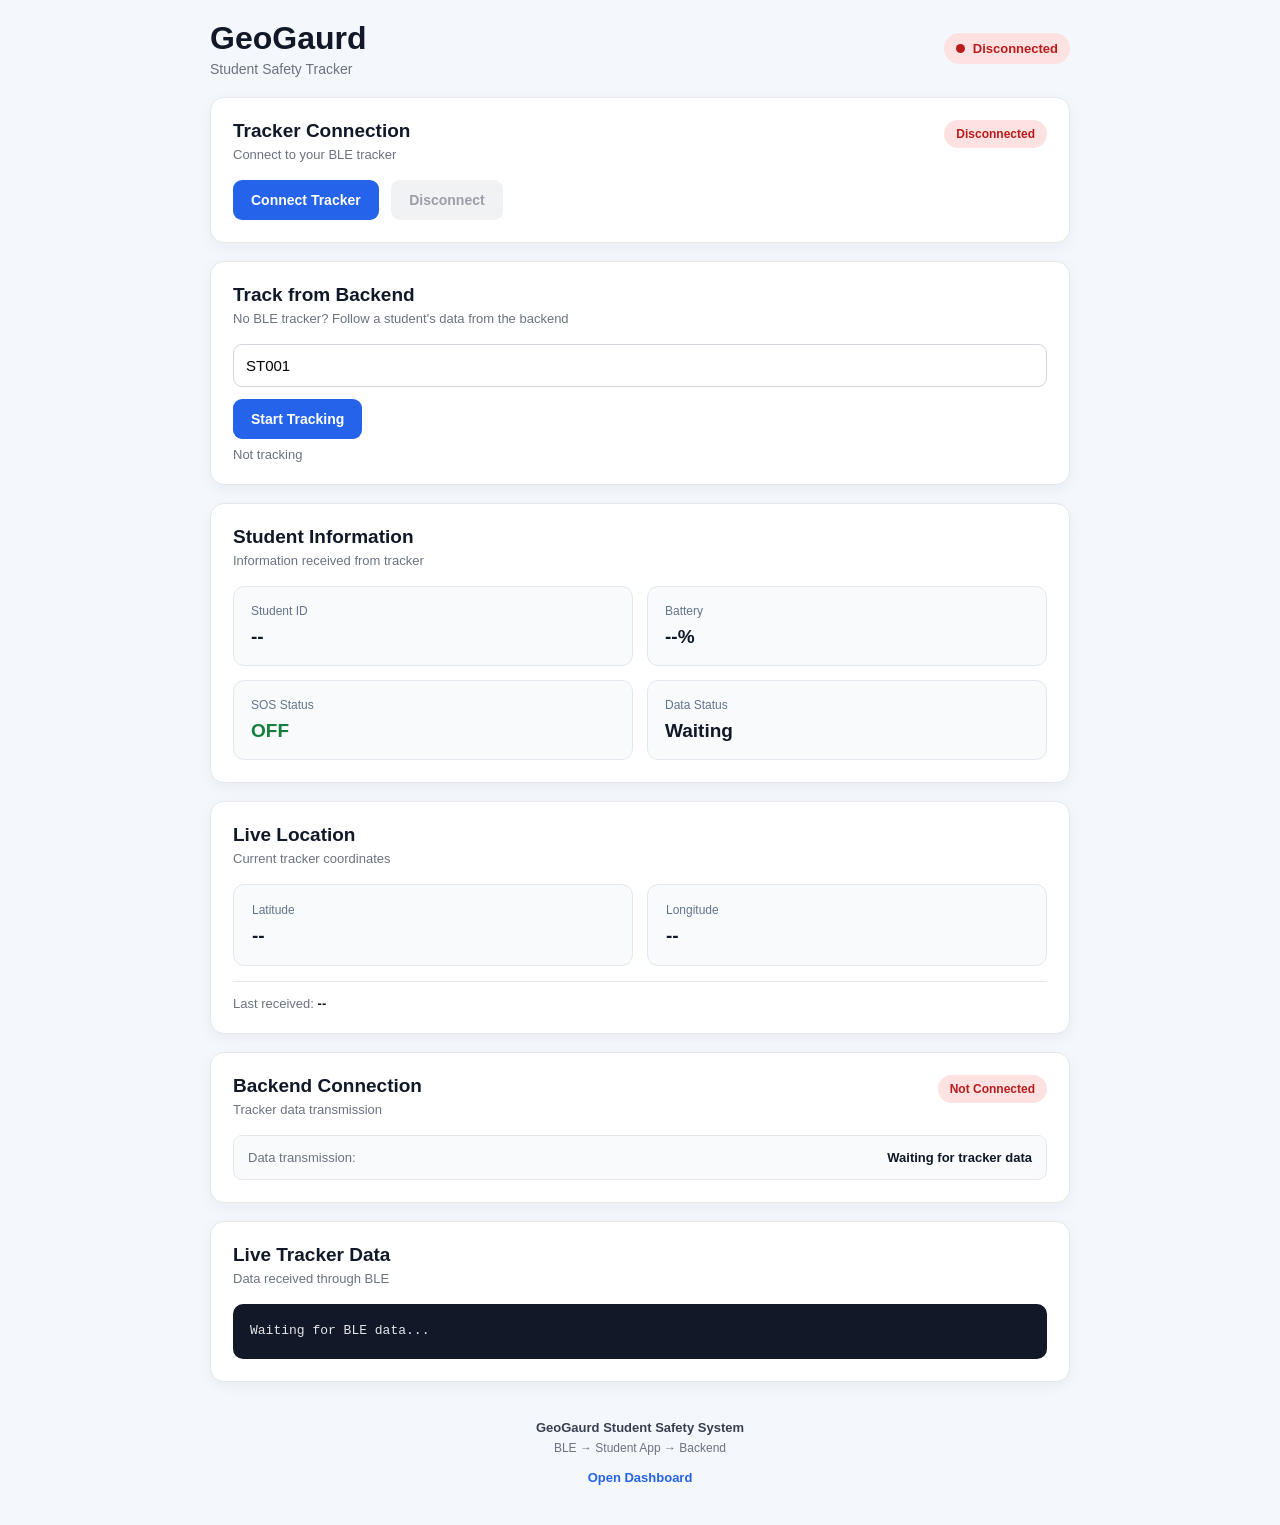
<file: index.html>
<!DOCTYPE html>
<html lang="en">

<head>
    <meta charset="UTF-8">
    <meta name="viewport" content="width=device-width, initial-scale=1.0">
    <title>GeoGaurd Student App</title>
    <link rel="stylesheet" href="style.css">
</head>

<body>

    <div class="app-container">

        <!-- HEADER -->
        <header class="app-header">
            <div>
                <h1>GeoGaurd</h1>
                <p>Student Safety Tracker</p>
            </div>

            <div id="connectionIndicator" class="connection-indicator disconnected">
                <span class="indicator-dot"></span>
                <span id="connectionText">Disconnected</span>
            </div>
        </header>


        <!-- BLE CONNECTION -->
        <section class="card">
            <div class="card-header">
                <div>
                    <h2>Tracker Connection</h2>
                    <p>Connect to your BLE tracker</p>
                </div>
                <span id="bleStatus" class="status-badge disconnected">Disconnected</span>
            </div>

            <button id="connectBtn" class="primary-btn">Connect Tracker</button>
            <button id="disconnectBtn" class="secondary-btn" disabled>Disconnect</button>
        </section>


        <!-- TRACK FROM BACKEND (testing / simulator) -->
        <section class="card">
            <div class="card-header">
                <div>
                    <h2>Track from Backend</h2>
                    <p>No BLE tracker? Follow a student's data from the backend</p>
                </div>
            </div>

            <input
                id="followId"
                type="text"
                value="ST001"
                placeholder="Student ID, e.g. ST001"
                style="width:100%;padding:12px;border:1px solid #d1d5db;border-radius:9px;font-size:15px;margin-bottom:12px;"
            >

            <button id="followBtn" class="primary-btn">Start Tracking</button>

            <p id="followStatus" style="font-size:13px;color:#6b7280;margin-top:8px;">
                Not tracking
            </p>
        </section>


        <!-- STUDENT INFORMATION -->
        <section class="card">
            <div class="card-header">
                <div>
                    <h2>Student Information</h2>
                    <p>Information received from tracker</p>
                </div>
            </div>

            <div class="info-grid">
                <div class="info-box">
                    <span class="info-label">Student ID</span>
                    <strong id="studentId">--</strong>
                </div>

                <div class="info-box">
                    <span class="info-label">Battery</span>
                    <strong id="battery">--%</strong>
                </div>

                <div class="info-box">
                    <span class="info-label">SOS Status</span>
                    <strong id="sos" class="sos-off">OFF</strong>
                </div>

                <div class="info-box">
                    <span class="info-label">Data Status</span>
                    <strong id="dataStatus">Waiting</strong>
                </div>
            </div>
        </section>


        <!-- LOCATION -->
        <section class="card">
            <div class="card-header">
                <div>
                    <h2>Live Location</h2>
                    <p>Current tracker coordinates</p>
                </div>
            </div>

            <div class="location-grid">
                <div class="location-box">
                    <span>Latitude</span>
                    <strong id="latitude">--</strong>
                </div>

                <div class="location-box">
                    <span>Longitude</span>
                    <strong id="longitude">--</strong>
                </div>
            </div>

            <div class="location-time">
                Last received:
                <strong id="lastUpdate">--</strong>
            </div>
        </section>


        <!-- BACKEND STATUS -->
        <section class="card">
            <div class="card-header">
                <div>
                    <h2>Backend Connection</h2>
                    <p>Tracker data transmission</p>
                </div>
                <span id="backendStatus" class="status-badge disconnected">Not Connected</span>
            </div>

            <div class="backend-info">
                <span>Data transmission:</span>
                <strong id="backendMessage">Waiting for tracker data</strong>
            </div>
        </section>


        <!-- LIVE JSON -->
        <section class="card">
            <div class="card-header">
                <div>
                    <h2>Live Tracker Data</h2>
                    <p>Data received through BLE</p>
                </div>
            </div>

            <div class="json-container">
                <pre id="liveJson">Waiting for BLE data...</pre>
            </div>
        </section>


        <!-- FOOTER -->
        <footer class="app-footer">
            <p>GeoGaurd Student Safety System</p>
            <span>BLE → Student App → Backend</span>
            <br><br>
            <a href="dashboard.html" style="font-size:13px;color:#2563eb;font-weight:700;text-decoration:none;">Open Dashboard</a>
        </footer>

    </div>

    <script src="backend.js"></script>
    <script src="app.js"></script>

</body>

</html>
</file>
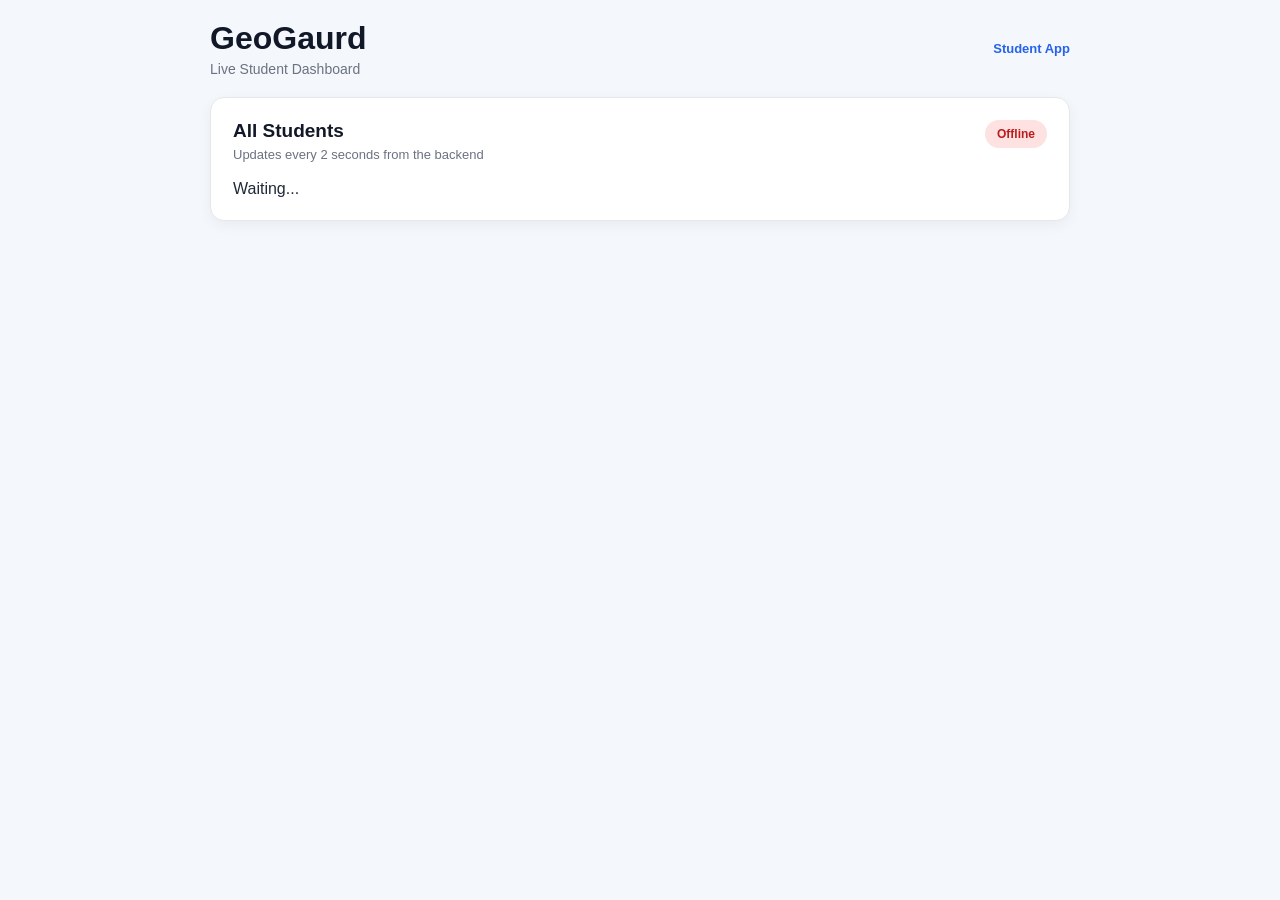
<file: dashboard.html>
<!DOCTYPE html>
<html lang="en">
<head>
    <meta charset="UTF-8">
    <meta name="viewport" content="width=device-width, initial-scale=1.0">
    <title>GeoGaurd Dashboard</title>
    <link rel="stylesheet" href="style.css">
</head>
<body>
    <div class="app-container">

        <header class="app-header">
            <div>
                <h1>GeoGaurd</h1>
                <p>Live Student Dashboard</p>
            </div>
            <a href="index.html" style="font-size:13px;color:#2563eb;font-weight:700;text-decoration:none;">Student App</a>
        </header>

        <section class="card">
            <div class="card-header">
                <div>
                    <h2>All Students</h2>
                    <p>Updates every 2 seconds from the backend</p>
                </div>
                <span id="allStatus" class="status-badge disconnected">Waiting</span>
            </div>
            <div id="allStudents" style="overflow-x:auto">Waiting...</div>
        </section>

    </div>

    <script src="backend.js"></script>
    <script>startStudentsView("allStudents", "allStatus");</script>
</body>
</html>
</file>
<file: style.css>
/* =========================================================
   GeoGaurd Student App
   style.css
   ========================================================= */


/* ---------------------------------------------------------
   RESET
   --------------------------------------------------------- */

* {
    margin: 0;
    padding: 0;
    box-sizing: border-box;
}


/* ---------------------------------------------------------
   BODY
   --------------------------------------------------------- */

body {
    font-family:
        Arial,
        Helvetica,
        sans-serif;

    background: #f4f7fb;

    color: #1f2937;

    min-height: 100vh;
}


/* ---------------------------------------------------------
   MAIN CONTAINER
   --------------------------------------------------------- */

.app-container {
    width: 100%;

    max-width: 900px;

    margin: 0 auto;

    padding: 20px;
}


/* ---------------------------------------------------------
   HEADER
   --------------------------------------------------------- */

.app-header {
    display: flex;

    justify-content: space-between;

    align-items: center;

    gap: 20px;

    margin-bottom: 20px;
}


.app-header h1 {
    font-size: 32px;

    font-weight: 800;

    color: #111827;

    margin-bottom: 4px;
}


.app-header p {
    font-size: 14px;

    color: #6b7280;
}


/* ---------------------------------------------------------
   CONNECTION INDICATOR
   --------------------------------------------------------- */

.connection-indicator {
    display: flex;

    align-items: center;

    gap: 8px;

    padding: 8px 12px;

    border-radius: 20px;

    font-size: 13px;

    font-weight: 700;

    white-space: nowrap;
}


.connection-indicator.disconnected {
    background: #fee2e2;

    color: #b91c1c;
}


.connection-indicator.connecting {
    background: #fef3c7;

    color: #92400e;
}


.connection-indicator.connected {
    background: #dcfce7;

    color: #166534;
}


.indicator-dot {
    width: 9px;

    height: 9px;

    border-radius: 50%;

    background: currentColor;
}


/* ---------------------------------------------------------
   CARDS
   --------------------------------------------------------- */

.card {
    background: #ffffff;

    border: 1px solid #e5e7eb;

    border-radius: 14px;

    padding: 22px;

    margin-bottom: 18px;

    box-shadow:
        0 4px 14px rgba(0, 0, 0, 0.05);
}


/* ---------------------------------------------------------
   CARD HEADER
   --------------------------------------------------------- */

.card-header {
    display: flex;

    justify-content: space-between;

    align-items: flex-start;

    gap: 15px;

    margin-bottom: 18px;
}


.card-header h2 {
    font-size: 19px;

    color: #111827;

    margin-bottom: 5px;
}


.card-header p {
    font-size: 13px;

    color: #6b7280;
}


/* ---------------------------------------------------------
   STATUS BADGES
   --------------------------------------------------------- */

.status-badge {
    display: inline-block;

    padding: 7px 12px;

    border-radius: 20px;

    font-size: 12px;

    font-weight: 700;

    white-space: nowrap;
}


.status-badge.disconnected {
    background: #fee2e2;

    color: #b91c1c;
}


.status-badge.connecting {
    background: #fef3c7;

    color: #92400e;
}


.status-badge.connected {
    background: #dcfce7;

    color: #166534;
}


/* ---------------------------------------------------------
   BUTTONS
   --------------------------------------------------------- */

button {
    border: none;

    border-radius: 9px;

    padding: 12px 18px;

    font-size: 14px;

    font-weight: 700;

    cursor: pointer;

    transition:
        transform 0.15s,
        opacity 0.15s,
        background 0.15s;

    margin-right: 8px;
}


button:hover {
    transform: translateY(-1px);
}


button:active {
    transform: translateY(0);
}


button:disabled {
    opacity: 0.5;

    cursor: not-allowed;

    transform: none;
}


/* ---------------------------------------------------------
   PRIMARY BUTTON
   --------------------------------------------------------- */

.primary-btn {
    background: #2563eb;

    color: #ffffff;
}


.primary-btn:hover {
    background: #1d4ed8;
}


/* ---------------------------------------------------------
   SECONDARY BUTTON
   --------------------------------------------------------- */

.secondary-btn {
    background: #e5e7eb;

    color: #374151;
}


.secondary-btn:hover {
    background: #d1d5db;
}


/* ---------------------------------------------------------
   INFORMATION GRID
   --------------------------------------------------------- */

.info-grid {
    display: grid;

    grid-template-columns:
        repeat(2, 1fr);

    gap: 14px;
}


/* ---------------------------------------------------------
   INFORMATION BOX
   --------------------------------------------------------- */

.info-box {
    background: #f8fafc;

    border: 1px solid #e2e8f0;

    border-radius: 11px;

    padding: 17px;
}


.info-label {
    display: block;

    font-size: 12px;

    color: #64748b;

    margin-bottom: 8px;
}


.info-box strong {
    display: block;

    font-size: 19px;

    color: #111827;

    word-break: break-word;
}


/* ---------------------------------------------------------
   SOS
   --------------------------------------------------------- */

.sos-off {
    color: #15803d !important;
}


.sos-on {
    color: #dc2626 !important;

    font-weight: 800;

    animation: sosPulse 1s infinite;
}


@keyframes sosPulse {

    0% {
        opacity: 1;
    }

    50% {
        opacity: 0.45;
    }

    100% {
        opacity: 1;
    }

}


/* ---------------------------------------------------------
   LOCATION GRID
   --------------------------------------------------------- */

.location-grid {
    display: grid;

    grid-template-columns:
        repeat(2, 1fr);

    gap: 14px;

    margin-bottom: 15px;
}


/* ---------------------------------------------------------
   LOCATION BOX
   --------------------------------------------------------- */

.location-box {
    background: #f8fafc;

    border: 1px solid #e2e8f0;

    border-radius: 11px;

    padding: 18px;
}


.location-box span {
    display: block;

    font-size: 12px;

    color: #64748b;

    margin-bottom: 8px;
}


.location-box strong {
    display: block;

    font-size: 19px;

    color: #111827;

    word-break: break-all;
}


/* ---------------------------------------------------------
   LOCATION TIME
   --------------------------------------------------------- */

.location-time {
    padding-top: 14px;

    border-top: 1px solid #e5e7eb;

    font-size: 13px;

    color: #6b7280;
}


.location-time strong {
    color: #111827;
}


/* ---------------------------------------------------------
   BACKEND INFORMATION
   --------------------------------------------------------- */

.backend-info {
    display: flex;

    justify-content: space-between;

    align-items: center;

    gap: 15px;

    padding: 14px;

    background: #f8fafc;

    border-radius: 9px;

    border: 1px solid #e5e7eb;

    font-size: 13px;
}


.backend-info span {
    color: #6b7280;
}


.backend-info strong {
    color: #111827;

    text-align: right;
}


/* ---------------------------------------------------------
   JSON CONTAINER
   --------------------------------------------------------- */

.json-container {
    background: #111827;

    border-radius: 10px;

    padding: 17px;

    overflow-x: auto;

    max-height: 320px;

    overflow-y: auto;
}


.json-container pre {
    font-family:
        Consolas,
        Monaco,
        "Courier New",
        monospace;

    font-size: 13px;

    line-height: 1.6;

    color: #e5e7eb;

    white-space: pre-wrap;

    word-break: break-word;
}


/* ---------------------------------------------------------
   FOOTER
   --------------------------------------------------------- */

.app-footer {
    text-align: center;

    padding: 20px 10px;

    color: #6b7280;

    font-size: 13px;
}


.app-footer p {
    margin-bottom: 5px;

    font-weight: 600;

    color: #374151;
}


.app-footer span {
    font-size: 12px;
}


/* ---------------------------------------------------------
   TABLET
   --------------------------------------------------------- */

@media (max-width: 700px) {

    .app-container {
        padding: 15px;
    }


    .app-header {
        flex-direction: column;

        align-items: flex-start;
    }


    .connection-indicator {
        align-self: flex-start;
    }


    .info-grid {
        grid-template-columns: 1fr;
    }


    .location-grid {
        grid-template-columns: 1fr;
    }


    .backend-info {
        flex-direction: column;

        align-items: flex-start;
    }


    .backend-info strong {
        text-align: left;
    }

}


/* ---------------------------------------------------------
   MOBILE
   --------------------------------------------------------- */

@media (max-width: 480px) {

    .app-container {
        padding: 10px;
    }


    .app-header h1 {
        font-size: 27px;
    }


    .app-header p {
        font-size: 13px;
    }


    .card {
        padding: 17px;

        border-radius: 12px;
    }


    .card-header {
        flex-direction: column;

        align-items: flex-start;
    }


    .card-header h2 {
        font-size: 18px;
    }


    .status-badge {
        align-self: flex-start;
    }


    button {
        width: 100%;

        margin-right: 0;

        margin-bottom: 8px;
    }


    .info-box {
        padding: 15px;
    }


    .info-box strong {
        font-size: 17px;
    }


    .location-box {
        padding: 15px;
    }


    .location-box strong {
        font-size: 17px;
    }


    .json-container {
        padding: 13px;
    }


    .json-container pre {
        font-size: 12px;
    }

}


/* ---------------------------------------------------------
   TOUCH DEVICES
   --------------------------------------------------------- */

@media (hover: none) {

    button:hover {
        transform: none;
    }

}
</file>
